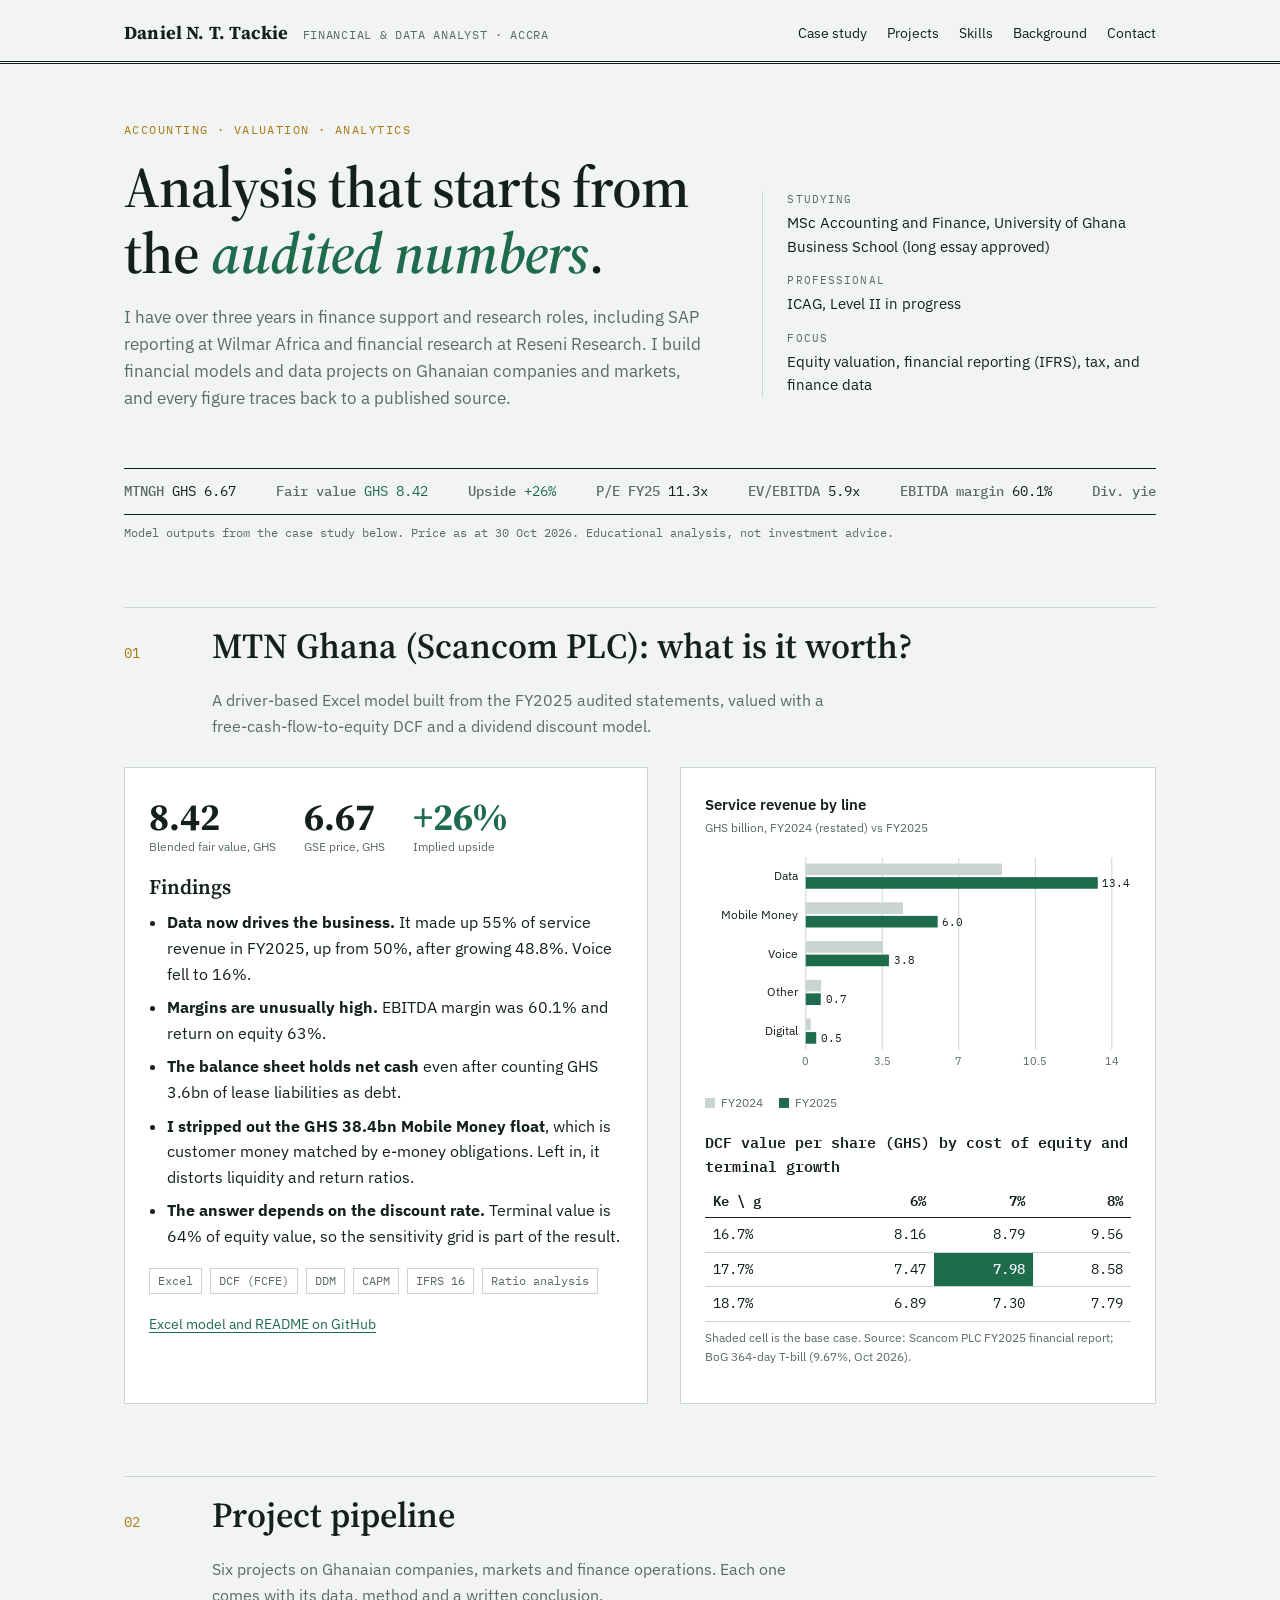
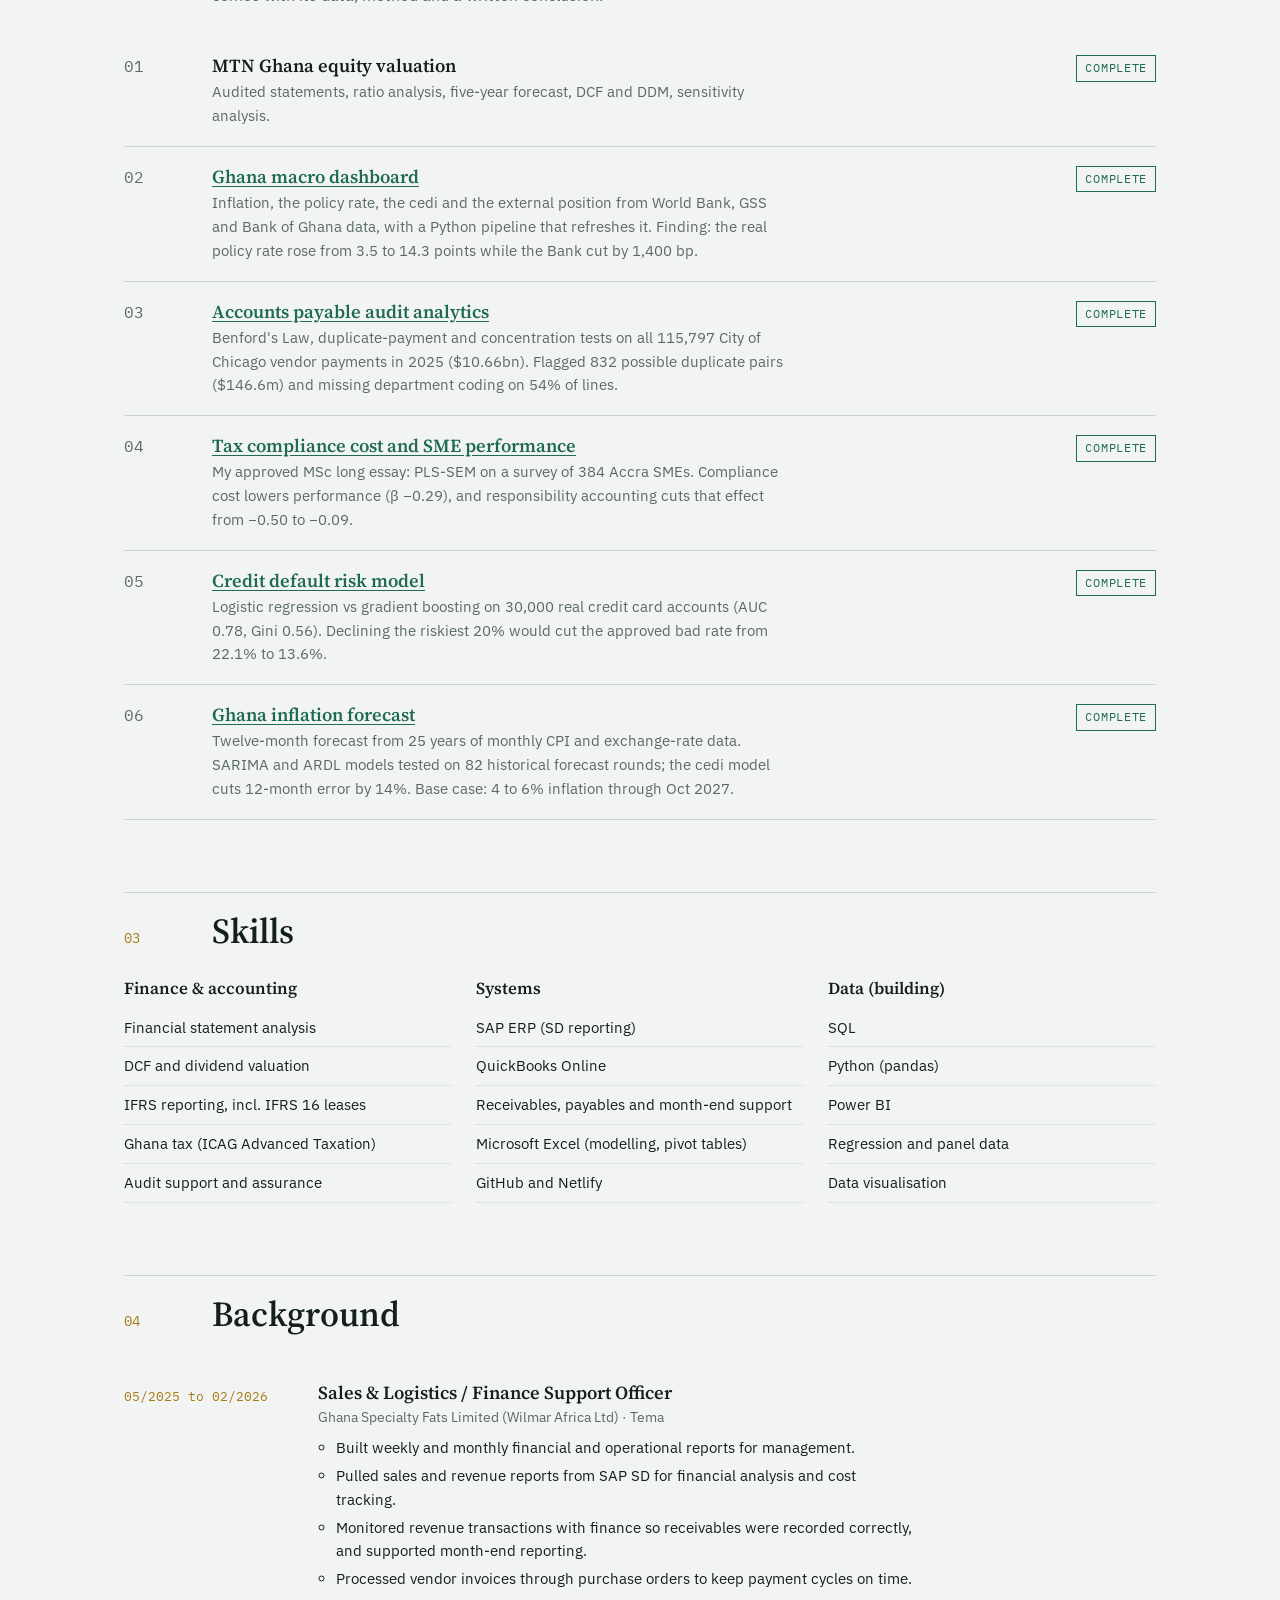
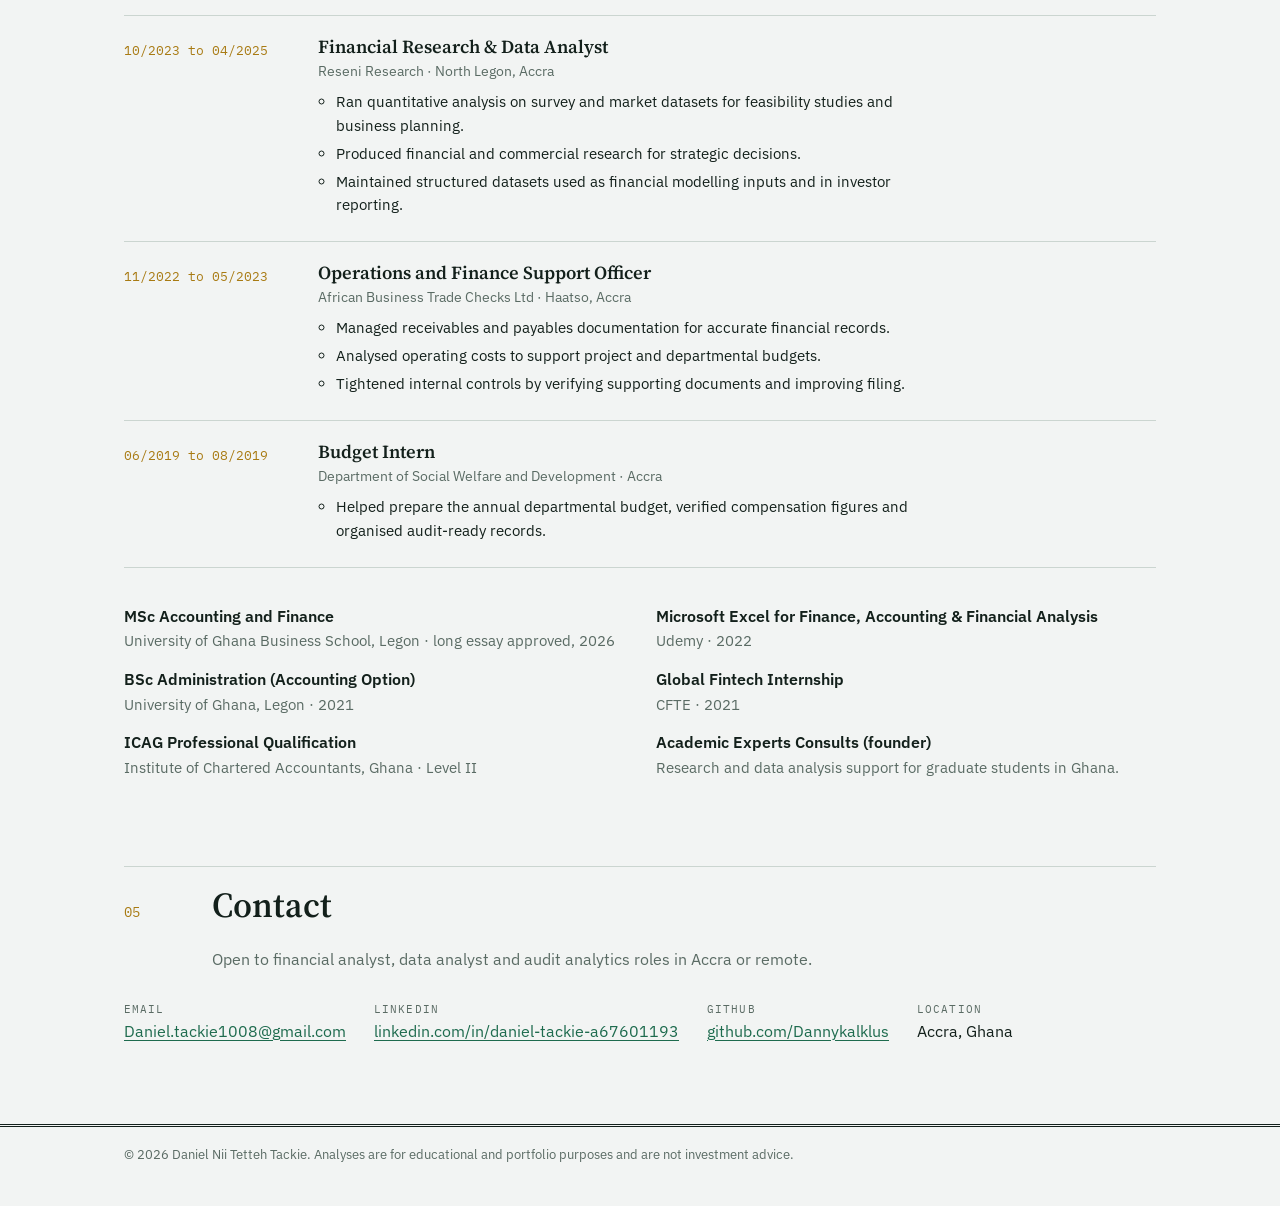
<file: index.html>
<!DOCTYPE html>
<html lang="en">
<head>
<meta charset="utf-8">
<meta name="viewport" content="width=device-width, initial-scale=1">
<title>Daniel Tackie Analyst Portfolio</title>
<meta name="description" content="Daniel Nii Tetteh Tackie, financial and data analyst in Accra. Equity valuation, financial reporting and analytics built on audited numbers.">
<link rel="preconnect" href="https://fonts.googleapis.com">
<link rel="preconnect" href="https://fonts.gstatic.com" crossorigin>
<link href="https://fonts.googleapis.com/css2?family=Source+Serif+4:opsz,wght@8..60,400;8..60,600;8..60,700&family=IBM+Plex+Sans:wght@400;500;600&family=IBM+Plex+Mono:wght@400;500&display=swap" rel="stylesheet">
<style>
:root{
  /* Layout idea: an equity research note. Masthead, a quote strip of real figures, then numbered sections on a ruled ledger grid. */
  --paper:#F2F4F3;
  --ink:#13201B;
  --muted:#5A6B64;
  --rule:#CBD5D0;
  --accent:#1E6B4E;
  --gold:#A87A12;
  --panel:#FFFFFF;
  --display:"Source Serif 4", Georgia, "Times New Roman", serif;
  --body:"IBM Plex Sans", "Segoe UI", Arial, sans-serif;
  --mono:"IBM Plex Mono", Consolas, "Courier New", monospace;
  color-scheme:light;
}
@media (prefers-color-scheme: dark){
  :root:not([data-theme="light"]){
    --paper:#0F1714; --ink:#E4ECE8; --muted:#94A59E; --rule:#2A3832;
    --accent:#4FBF8E; --gold:#D9A93A; --panel:#15201C; color-scheme:dark;
  }
}
:root[data-theme="dark"]{
  --paper:#0F1714; --ink:#E4ECE8; --muted:#94A59E; --rule:#2A3832;
  --accent:#4FBF8E; --gold:#D9A93A; --panel:#15201C; color-scheme:dark;
}
*{box-sizing:border-box}
html{scroll-behavior:smooth}
@media (prefers-reduced-motion: reduce){html{scroll-behavior:auto}}
body{margin:0;background:var(--paper);color:var(--ink);font-family:var(--body);font-size:16px;line-height:1.6}
a{color:var(--accent);text-underline-offset:3px}
a:focus-visible{outline:2px solid var(--gold);outline-offset:3px;border-radius:2px}
.wrap{max-width:1080px;margin:0 auto;padding:0 24px}
h1,h2,h3{font-family:var(--display);text-wrap:balance;margin:0;font-weight:600;line-height:1.15}
.num{font-family:var(--mono);font-variant-numeric:tabular-nums}

/* masthead */
.mast{border-bottom:3px double var(--ink)}
.mast .wrap{display:flex;justify-content:space-between;align-items:center;gap:16px;flex-wrap:wrap;padding-top:18px;padding-bottom:14px}
.brand{font-family:var(--display);font-weight:700;font-size:1.15rem;letter-spacing:.01em}
.brand small{font-family:var(--mono);font-weight:400;font-size:.72rem;color:var(--muted);margin-left:10px;letter-spacing:.06em}
nav{display:flex;gap:20px;flex-wrap:wrap}
nav a{color:var(--ink);text-decoration:none;font-size:.9rem}
nav a:hover{color:var(--accent)}

/* hero */
.hero{padding:56px 0 28px;display:grid;grid-template-columns:1.5fr 1fr;gap:48px;align-items:end}
.kicker{font-family:var(--mono);font-size:.75rem;letter-spacing:.12em;text-transform:uppercase;color:var(--gold)}
.hero h1{font-size:clamp(2.2rem,5vw,3.6rem);margin:14px 0 18px;letter-spacing:-.015em}
.hero h1 em{font-style:italic;color:var(--accent)}
.hero p{max-width:58ch;color:var(--muted);font-size:1.05rem;margin:0}
.facts{border-left:1px solid var(--rule);padding-left:24px;display:grid;gap:14px;font-size:.92rem}
.facts dt{font-family:var(--mono);font-size:.7rem;letter-spacing:.1em;text-transform:uppercase;color:var(--muted)}
.facts dd{margin:2px 0 0}

/* quote strip */
.strip{border-top:1px solid var(--ink);border-bottom:1px solid var(--ink);margin:28px 0 8px;overflow:hidden}
.strip-inner{display:flex;gap:40px;padding:12px 0;white-space:nowrap;font-family:var(--mono);font-size:.85rem;font-variant-numeric:tabular-nums;animation:tick 38s linear infinite;width:max-content}
.strip span b{font-weight:500;color:var(--muted);margin-right:8px}
.strip .up{color:var(--accent)}
@keyframes tick{from{transform:translateX(0)}to{transform:translateX(-50%)}}
@media (prefers-reduced-motion: reduce){.strip-inner{animation:none;flex-wrap:wrap;white-space:normal;width:auto}}
.strip-note{font-size:.75rem;color:var(--muted);font-family:var(--mono)}

/* sections */
section{padding:64px 0 8px}
.sec-head{display:grid;grid-template-columns:72px 1fr;gap:16px;align-items:baseline;border-top:1px solid var(--rule);padding-top:18px;margin-bottom:28px}
.sec-head .idx{font-family:var(--mono);color:var(--gold);font-size:.9rem}
.sec-head h2{font-size:clamp(1.6rem,3vw,2.2rem)}
.sec-head p{grid-column:2;margin:6px 0 0;color:var(--muted);max-width:62ch}

/* case study */
.case{display:grid;grid-template-columns:1.1fr 1fr;gap:32px}
.panel{background:var(--panel);border:1px solid var(--rule);padding:24px}
.verdict{display:flex;gap:28px;flex-wrap:wrap;margin:6px 0 18px}
.verdict div{display:grid}
.verdict .big{font-family:var(--display);font-size:2.4rem;font-weight:700;line-height:1}
.verdict .lbl{font-size:.78rem;color:var(--muted)}
.verdict .up{color:var(--accent)}
.case h3{font-size:1.3rem;margin-bottom:6px}
.case ul{padding-left:18px;margin:12px 0 0}
.case li{margin-bottom:8px}
.tags{display:flex;gap:8px;flex-wrap:wrap;margin-top:18px}
.tag{font-family:var(--mono);font-size:.72rem;border:1px solid var(--rule);padding:3px 8px;color:var(--muted)}
.chart-title{font-size:.95rem;font-weight:600;margin:0 0 2px}
.chart-sub{font-size:.78rem;color:var(--muted);margin:0 0 12px}
svg text{fill:var(--ink);font-family:var(--body)}
svg .m{fill:var(--muted)}
svg .grid{stroke:var(--rule)}
.legend{display:flex;gap:16px;font-size:.78rem;color:var(--muted);margin-top:6px}
.legend i{display:inline-block;width:10px;height:10px;margin-right:6px;vertical-align:-1px}
table{border-collapse:collapse;width:100%;font-size:.85rem;margin-top:18px}
th,td{padding:6px 8px;text-align:right;border-bottom:1px solid var(--rule)}
th:first-child,td:first-child{text-align:left}
thead th{font-weight:600;border-bottom:1px solid var(--ink)}
td.base{background:var(--accent);color:var(--paper);font-weight:500}
caption{caption-side:top;text-align:left;font-weight:600;font-size:.95rem;padding-bottom:4px}
.tbl-note{font-size:.75rem;color:var(--muted);margin-top:6px}

/* projects */
.projects{list-style:none;margin:0;padding:0}
.projects li{display:grid;grid-template-columns:72px 1fr 150px;gap:16px;padding:18px 0;border-bottom:1px solid var(--rule);align-items:baseline}
.projects .n{font-family:var(--mono);color:var(--muted)}
.projects h3{font-size:1.15rem}
.projects p{margin:4px 0 0;color:var(--muted);font-size:.93rem;max-width:64ch}
.status{font-family:var(--mono);font-size:.72rem;letter-spacing:.06em;text-transform:uppercase;justify-self:end;padding:3px 8px;border:1px solid var(--rule)}
.status.done{border-color:var(--accent);color:var(--accent)}
.status.next{border-color:var(--gold);color:var(--gold)}

/* skills */
.skills{display:grid;grid-template-columns:repeat(3,1fr);gap:24px}
.skills h3{font-size:1.05rem;margin-bottom:10px}
.skills ul{list-style:none;padding:0;margin:0}
.skills li{padding:7px 0;border-bottom:1px dotted var(--rule);font-size:.93rem}

/* background */
.cv{display:grid;grid-template-columns:1fr 1fr;gap:32px}
.cv dl{margin:0}
.cv dt{font-weight:600}
.cv dd{margin:0 0 14px;color:var(--muted);font-size:.93rem}

/* timeline */
.timeline{list-style:none;margin:0;padding:0}
.timeline>li{display:grid;grid-template-columns:170px 1fr;gap:24px;padding:20px 0;border-bottom:1px solid var(--rule)}
.timeline .when{font-size:.82rem;color:var(--gold);padding-top:4px}
.timeline h3{font-size:1.15rem}
.timeline .org{margin:2px 0 8px;color:var(--muted);font-size:.9rem}
.timeline ul{margin:0;padding-left:18px;font-size:.93rem;max-width:66ch}
.timeline ul li{margin-bottom:4px}
@media (max-width:820px){.timeline>li{grid-template-columns:1fr;gap:6px}}

/* contact */
.contact{display:flex;gap:28px;flex-wrap:wrap;font-size:1rem}
.contact div{display:grid}
.contact .lbl{font-family:var(--mono);font-size:.7rem;letter-spacing:.1em;text-transform:uppercase;color:var(--muted)}
footer{margin-top:72px;border-top:3px double var(--ink);padding:18px 0 40px;font-size:.8rem;color:var(--muted)}

@media (max-width:820px){
  .hero,.case,.cv{grid-template-columns:1fr}
  .facts{border-left:none;padding-left:0;border-top:1px solid var(--rule);padding-top:18px}
  .skills{grid-template-columns:1fr}
  .projects li{grid-template-columns:44px 1fr}
  .status{grid-column:2;justify-self:start}
  .sec-head{grid-template-columns:44px 1fr}
}
</style>
</head>
<body>

<header class="mast">
  <div class="wrap">
    <div class="brand">Daniel N. T. Tackie <small>FINANCIAL &amp; DATA ANALYST · ACCRA</small></div>
    <nav aria-label="Sections">
      <a href="#work">Case study</a>
      <a href="#projects">Projects</a>
      <a href="#skills">Skills</a>
      <a href="#background">Background</a>
      <a href="#contact">Contact</a>
    </nav>
  </div>
</header>

<main class="wrap">
  <div class="hero">
    <div>
      <div class="kicker">Accounting · Valuation · Analytics</div>
      <h1>Analysis that starts from the <em>audited numbers</em>.</h1>
      <p>I have over three years in finance support and research roles, including SAP reporting at Wilmar Africa and financial research at Reseni Research. I build financial models and data projects on Ghanaian companies and markets, and every figure traces back to a published source.</p>
    </div>
    <dl class="facts">
      <div><dt>Studying</dt><dd>MSc Accounting and Finance, University of Ghana Business School (long essay approved)</dd></div>
      <div><dt>Professional</dt><dd>ICAG, Level II in progress</dd></div>
      <div><dt>Focus</dt><dd>Equity valuation, financial reporting (IFRS), tax, and finance data</dd></div>
    </dl>
  </div>

  <div class="strip" aria-label="Figures from the MTN Ghana case study">
    <div class="strip-inner">
      <span><b>MTNGH</b>GHS 6.67</span>
      <span><b>Fair value</b><span class="up">GHS 8.42</span></span>
      <span><b>Upside</b><span class="up">+26%</span></span>
      <span><b>P/E FY25</b>11.3x</span>
      <span><b>EV/EBITDA</b>5.9x</span>
      <span><b>EBITDA margin</b>60.1%</span>
      <span><b>Div. yield</b>7.2%</span>
      <span><b>Cost of equity</b>17.7%</span>
      <span aria-hidden="true"><b>MTNGH</b>GHS 6.67</span>
      <span aria-hidden="true"><b>Fair value</b><span class="up">GHS 8.42</span></span>
      <span aria-hidden="true"><b>Upside</b><span class="up">+26%</span></span>
      <span aria-hidden="true"><b>P/E FY25</b>11.3x</span>
      <span aria-hidden="true"><b>EV/EBITDA</b>5.9x</span>
      <span aria-hidden="true"><b>EBITDA margin</b>60.1%</span>
      <span aria-hidden="true"><b>Div. yield</b>7.2%</span>
      <span aria-hidden="true"><b>Cost of equity</b>17.7%</span>
    </div>
  </div>
  <div class="strip-note">Model outputs from the case study below. Price as at 30 Oct 2026. Educational analysis, not investment advice.</div>

  <section id="work">
    <div class="sec-head">
      <span class="idx">01</span>
      <h2>MTN Ghana (Scancom PLC): what is it worth?</h2>
      <p>A driver-based Excel model built from the FY2025 audited statements, valued with a free-cash-flow-to-equity DCF and a dividend discount model.</p>
    </div>
    <div class="case">
      <div class="panel">
        <div class="verdict">
          <div><span class="big num">8.42</span><span class="lbl">Blended fair value, GHS</span></div>
          <div><span class="big num">6.67</span><span class="lbl">GSE price, GHS</span></div>
          <div><span class="big num up">+26%</span><span class="lbl">Implied upside</span></div>
        </div>
        <h3>Findings</h3>
        <ul>
          <li><strong>Data now drives the business.</strong> It made up 55% of service revenue in FY2025, up from 50%, after growing 48.8%. Voice fell to 16%.</li>
          <li><strong>Margins are unusually high.</strong> EBITDA margin was 60.1% and return on equity 63%.</li>
          <li><strong>The balance sheet holds net cash</strong> even after counting GHS 3.6bn of lease liabilities as debt.</li>
          <li><strong>I stripped out the GHS 38.4bn Mobile Money float</strong>, which is customer money matched by e-money obligations. Left in, it distorts liquidity and return ratios.</li>
          <li><strong>The answer depends on the discount rate.</strong> Terminal value is 64% of equity value, so the sensitivity grid is part of the result.</li>
        </ul>
        <div class="tags">
          <span class="tag">Excel</span><span class="tag">DCF (FCFE)</span><span class="tag">DDM</span><span class="tag">CAPM</span><span class="tag">IFRS 16</span><span class="tag">Ratio analysis</span>
        </div>
        <p style="margin:18px 0 0;font-size:.9rem"><a href="https://github.com/Dannykalklus/analyst-portfolio/tree/main/projects/01-mtn-ghana-valuation">Excel model and README on GitHub</a></p>
      </div>

      <div>
        <div class="panel">
          <p class="chart-title">Service revenue by line</p>
          <p class="chart-sub">GHS billion, FY2024 (restated) vs FY2025</p>
          <svg viewBox="0 0 440 236" width="100%" role="img" aria-label="Bar chart. Data 9.0 to 13.4, Mobile Money 4.4 to 6.0, Voice 3.5 to 3.8, Other 0.7 to 0.7, Digital 0.2 to 0.5 GHS billion">
            <g class="grid">
              <line x1="104" y1="8" x2="104" y2="206"/><line x1="183" y1="8" x2="183" y2="206"/><line x1="262" y1="8" x2="262" y2="206"/><line x1="341" y1="8" x2="341" y2="206"/><line x1="420" y1="8" x2="420" y2="206"/>
            </g>
            <g font-size="11" class="m">
              <text x="104" y="222" text-anchor="middle" class="m">0</text><text x="183" y="222" text-anchor="middle" class="m">3.5</text><text x="262" y="222" text-anchor="middle" class="m">7</text><text x="341" y="222" text-anchor="middle" class="m">10.5</text><text x="420" y="222" text-anchor="middle" class="m">14</text>
            </g>
            <!-- scale: 316px per 14bn = 22.57px per bn -->
            <g font-size="12">
              <text x="96" y="31" text-anchor="end">Data</text>
              <rect x="104" y="14" width="202.7" height="12" fill="var(--rule)"/>
              <rect x="104" y="28" width="301.5" height="12" fill="var(--accent)"/>
              <text x="410" y="38" font-size="11" class="num">13.4</text>

              <text x="96" y="71" text-anchor="end">Mobile Money</text>
              <rect x="104" y="54" width="100.4" height="12" fill="var(--rule)"/>
              <rect x="104" y="68" width="136.2" height="12" fill="var(--accent)"/>
              <text x="245" y="78" font-size="11" class="num">6.0</text>

              <text x="96" y="111" text-anchor="end">Voice</text>
              <rect x="104" y="94" width="79.7" height="12" fill="var(--rule)"/>
              <rect x="104" y="108" width="85.9" height="12" fill="var(--accent)"/>
              <text x="195" y="118" font-size="11" class="num">3.8</text>

              <text x="96" y="151" text-anchor="end">Other</text>
              <rect x="104" y="134" width="15.9" height="12" fill="var(--rule)"/>
              <rect x="104" y="148" width="15.5" height="12" fill="var(--accent)"/>
              <text x="125" y="158" font-size="11" class="num">0.7</text>

              <text x="96" y="191" text-anchor="end">Digital</text>
              <rect x="104" y="174" width="5.2" height="12" fill="var(--rule)"/>
              <rect x="104" y="188" width="10.8" height="12" fill="var(--accent)"/>
              <text x="120" y="198" font-size="11" class="num">0.5</text>
            </g>
          </svg>
          <div class="legend"><span><i style="background:var(--rule)"></i>FY2024</span><span><i style="background:var(--accent)"></i>FY2025</span></div>

          <table class="num">
            <caption>DCF value per share (GHS) by cost of equity and terminal growth</caption>
            <thead><tr><th>Ke \ g</th><th>6%</th><th>7%</th><th>8%</th></tr></thead>
            <tbody>
              <tr><td>16.7%</td><td>8.16</td><td>8.79</td><td>9.56</td></tr>
              <tr><td>17.7%</td><td>7.47</td><td class="base">7.98</td><td>8.58</td></tr>
              <tr><td>18.7%</td><td>6.89</td><td>7.30</td><td>7.79</td></tr>
            </tbody>
          </table>
          <p class="tbl-note">Shaded cell is the base case. Source: Scancom PLC FY2025 financial report; BoG 364-day T-bill (9.67%, Oct 2026).</p>
        </div>
      </div>
    </div>
  </section>

  <section id="projects">
    <div class="sec-head">
      <span class="idx">02</span>
      <h2>Project pipeline</h2>
      <p>Six projects on Ghanaian companies, markets and finance operations. Each one comes with its data, method and a written conclusion.</p>
    </div>
    <ol class="projects">
      <li><span class="n">01</span><div><h3>MTN Ghana equity valuation</h3><p>Audited statements, ratio analysis, five-year forecast, DCF and DDM, sensitivity analysis.</p></div><span class="status done">Complete</span></li>
      <li><span class="n">02</span><div><h3><a href="projects/02-ghana-macro-dashboard/index.html">Ghana macro dashboard</a></h3><p>Inflation, the policy rate, the cedi and the external position from World Bank, GSS and Bank of Ghana data, with a Python pipeline that refreshes it. Finding: the real policy rate rose from 3.5 to 14.3 points while the Bank cut by 1,400 bp.</p></div><span class="status done">Complete</span></li>
      <li><span class="n">03</span><div><h3><a href="projects/03-ap-audit-analytics/index.html">Accounts payable audit analytics</a></h3><p>Benford's Law, duplicate-payment and concentration tests on all 115,797 City of Chicago vendor payments in 2025 ($10.66bn). Flagged 832 possible duplicate pairs ($146.6m) and missing department coding on 54% of lines.</p></div><span class="status done">Complete</span></li>
      <li><span class="n">04</span><div><h3><a href="projects/04-tax-compliance-cost-sme/index.html">Tax compliance cost and SME performance</a></h3><p>My approved MSc long essay: PLS-SEM on a survey of 384 Accra SMEs. Compliance cost lowers performance (β −0.29), and responsibility accounting cuts that effect from −0.50 to −0.09.</p></div><span class="status done">Complete</span></li>
      <li><span class="n">05</span><div><h3><a href="projects/05-credit-risk-model/index.html">Credit default risk model</a></h3><p>Logistic regression vs gradient boosting on 30,000 real credit card accounts (AUC 0.78, Gini 0.56). Declining the riskiest 20% would cut the approved bad rate from 22.1% to 13.6%.</p></div><span class="status done">Complete</span></li>
      <li><span class="n">06</span><div><h3><a href="projects/06-inflation-forecasting/index.html">Ghana inflation forecast</a></h3><p>Twelve-month forecast from 25 years of monthly CPI and exchange-rate data. SARIMA and ARDL models tested on 82 historical forecast rounds; the cedi model cuts 12-month error by 14%. Base case: 4 to 6% inflation through Oct 2027.</p></div><span class="status done">Complete</span></li>
    </ol>
  </section>

  <section id="skills">
    <div class="sec-head">
      <span class="idx">03</span>
      <h2>Skills</h2>
    </div>
    <div class="skills">
      <div><h3>Finance &amp; accounting</h3><ul>
        <li>Financial statement analysis</li><li>DCF and dividend valuation</li><li>IFRS reporting, incl. IFRS 16 leases</li><li>Ghana tax (ICAG Advanced Taxation)</li><li>Audit support and assurance</li></ul></div>
      <div><h3>Systems</h3><ul>
        <li>SAP ERP (SD reporting)</li><li>QuickBooks Online</li><li>Receivables, payables and month-end support</li><li>Microsoft Excel (modelling, pivot tables)</li><li>GitHub and Netlify</li></ul></div>
      <div><h3>Data (building)</h3><ul>
        <li>SQL</li><li>Python (pandas)</li><li>Power BI</li><li>Regression and panel data</li><li>Data visualisation</li></ul></div>
    </div>
  </section>

  <section id="background">
    <div class="sec-head">
      <span class="idx">04</span>
      <h2>Background</h2>
    </div>
    <ol class="timeline">
      <li>
        <span class="when num">05/2025 to 02/2026</span>
        <div>
          <h3>Sales &amp; Logistics / Finance Support Officer</h3>
          <p class="org">Ghana Specialty Fats Limited (Wilmar Africa Ltd) · Tema</p>
          <ul>
            <li>Built weekly and monthly financial and operational reports for management.</li>
            <li>Pulled sales and revenue reports from SAP SD for financial analysis and cost tracking.</li>
            <li>Monitored revenue transactions with finance so receivables were recorded correctly, and supported month-end reporting.</li>
            <li>Processed vendor invoices through purchase orders to keep payment cycles on time.</li>
          </ul>
        </div>
      </li>
      <li>
        <span class="when num">10/2023 to 04/2025</span>
        <div>
          <h3>Financial Research &amp; Data Analyst</h3>
          <p class="org">Reseni Research · North Legon, Accra</p>
          <ul>
            <li>Ran quantitative analysis on survey and market datasets for feasibility studies and business planning.</li>
            <li>Produced financial and commercial research for strategic decisions.</li>
            <li>Maintained structured datasets used as financial modelling inputs and in investor reporting.</li>
          </ul>
        </div>
      </li>
      <li>
        <span class="when num">11/2022 to 05/2023</span>
        <div>
          <h3>Operations and Finance Support Officer</h3>
          <p class="org">African Business Trade Checks Ltd · Haatso, Accra</p>
          <ul>
            <li>Managed receivables and payables documentation for accurate financial records.</li>
            <li>Analysed operating costs to support project and departmental budgets.</li>
            <li>Tightened internal controls by verifying supporting documents and improving filing.</li>
          </ul>
        </div>
      </li>
      <li>
        <span class="when num">06/2019 to 08/2019</span>
        <div>
          <h3>Budget Intern</h3>
          <p class="org">Department of Social Welfare and Development · Accra</p>
          <ul>
            <li>Helped prepare the annual departmental budget, verified compensation figures and organised audit-ready records.</li>
          </ul>
        </div>
      </li>
    </ol>
    <div class="cv" style="margin-top:36px">
      <dl>
        <dt>MSc Accounting and Finance</dt><dd>University of Ghana Business School, Legon · long essay approved, 2026</dd>
        <dt>BSc Administration (Accounting Option)</dt><dd>University of Ghana, Legon · 2021</dd>
        <dt>ICAG Professional Qualification</dt><dd>Institute of Chartered Accountants, Ghana · Level II</dd>
      </dl>
      <dl>
        <dt>Microsoft Excel for Finance, Accounting &amp; Financial Analysis</dt><dd>Udemy · 2022</dd>
        <dt>Global Fintech Internship</dt><dd>CFTE · 2021</dd>
        <dt>Academic Experts Consults (founder)</dt><dd>Research and data analysis support for graduate students in Ghana.</dd>
      </dl>
    </div>
  </section>

  <section id="contact">
    <div class="sec-head">
      <span class="idx">05</span>
      <h2>Contact</h2>
      <p>Open to financial analyst, data analyst and audit analytics roles in Accra or remote.</p>
    </div>
    <div class="contact">
      <div><span class="lbl">Email</span><a href="mailto:Daniel.tackie1008@gmail.com">Daniel.tackie1008@gmail.com</a></div>
      <div><span class="lbl">LinkedIn</span><a href="https://www.linkedin.com/in/daniel-tackie-a67601193/">linkedin.com/in/daniel-tackie-a67601193</a></div>
      <div><span class="lbl">GitHub</span><a href="https://github.com/Dannykalklus">github.com/Dannykalklus</a></div>
      <div><span class="lbl">Location</span><span>Accra, Ghana</span></div>
    </div>
  </section>
</main>

<footer>
  <div class="wrap">© 2026 Daniel Nii Tetteh Tackie. Analyses are for educational and portfolio purposes and are not investment advice.</div>
</footer>
</body>
</html>
</file>
